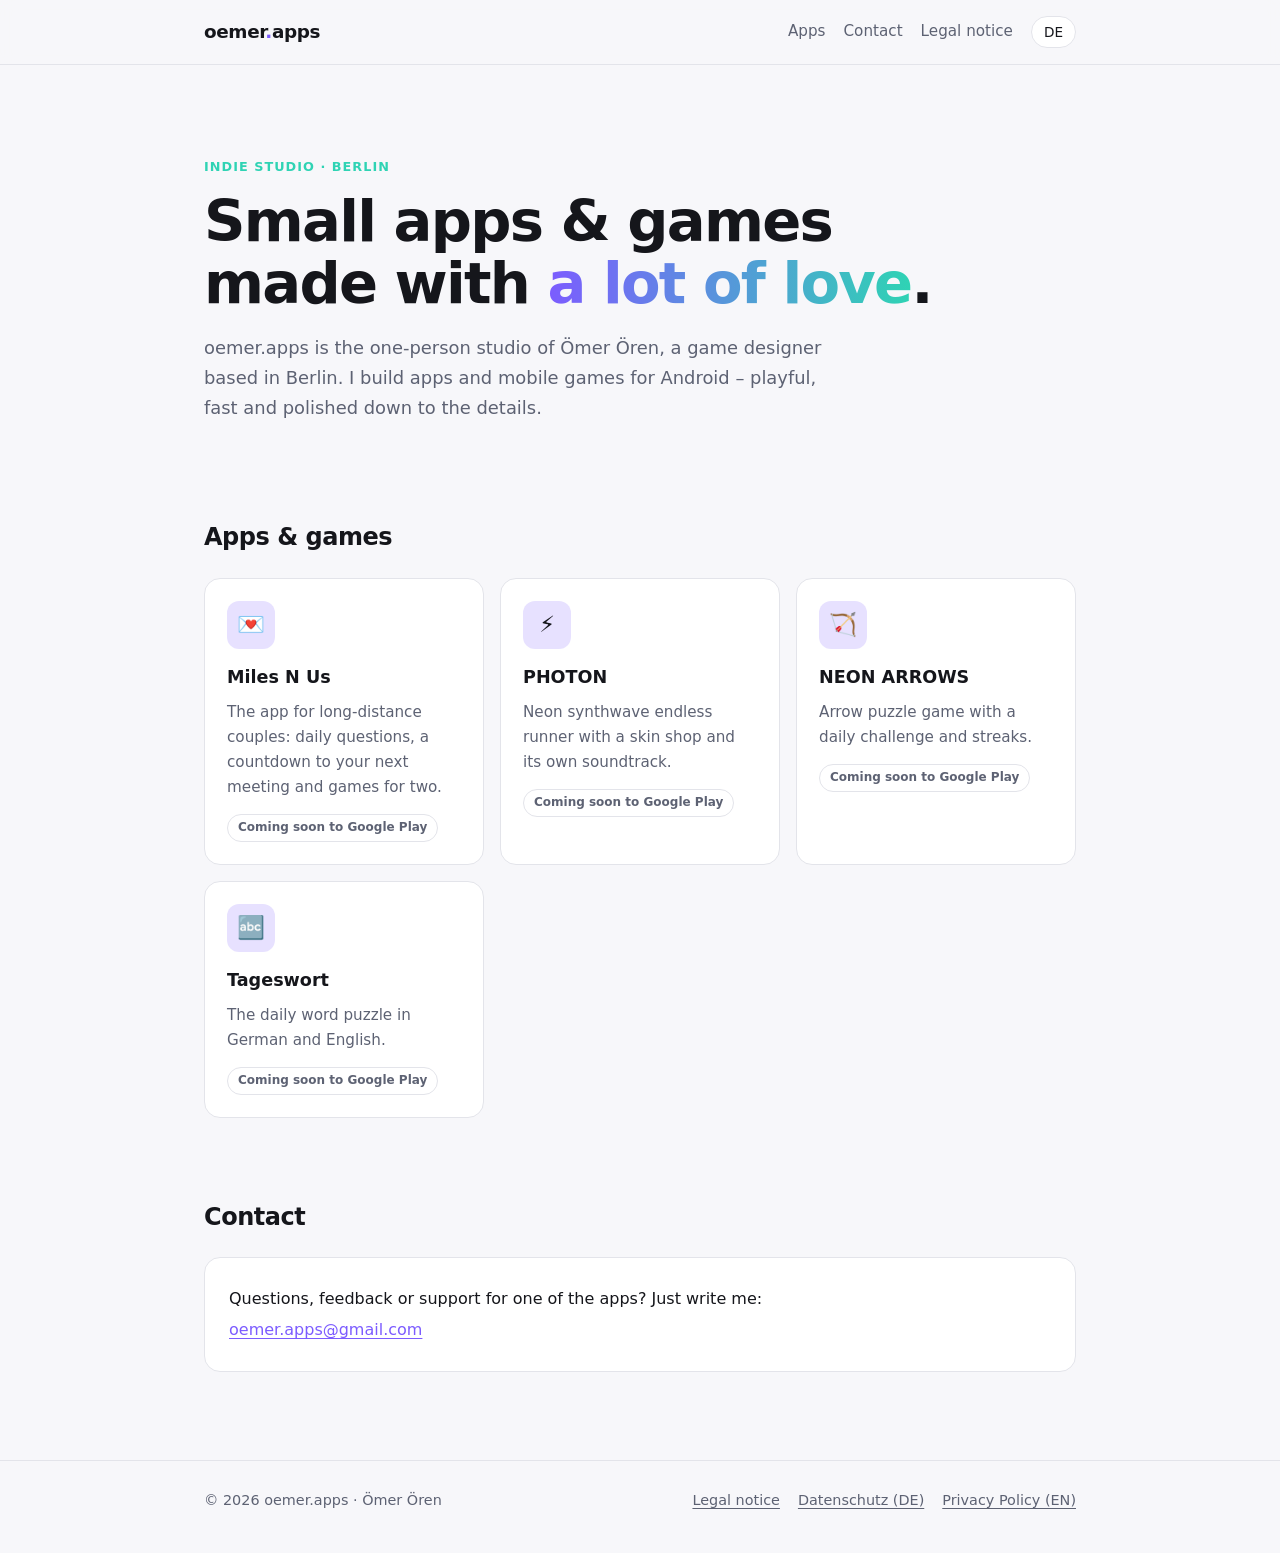
<file: index.html>
<!DOCTYPE html>
<html lang="de" data-lang="de">
<head>
  <meta charset="utf-8">
  <meta name="viewport" content="width=device-width, initial-scale=1">
  <title>oemer.apps – Apps &amp; Handyspiele aus Berlin</title>
  <meta name="description" content="oemer.apps entwickelt Apps und Handyspiele für Android. Inhaber: Ömer Ören, Berlin.">
  <!-- Google Search Console: Falls du die Meta-Tag-Methode nutzt, hier einfügen, z. B.:
  <meta name="google-site-verification" content="DEIN-CODE"> -->
  <link rel="stylesheet" href="style.css">
</head>
<body>
  <header class="site">
    <div class="wrap">
      <a class="logo" href="./">oemer<span>.</span>apps</a>
      <nav class="main">
        <a href="#apps"><span class="de">Apps</span><span class="en">Apps</span></a>
        <a href="#kontakt"><span class="de">Kontakt</span><span class="en">Contact</span></a>
        <a href="impressum.html"><span class="de">Impressum</span><span class="en">Legal notice</span></a>
        <button class="lang" id="langBtn" type="button" aria-label="Sprache wechseln / Switch language">EN</button>
      </nav>
    </div>
  </header>

  <main>
    <div class="wrap">
      <section class="hero">
        <div class="tag">Indie Studio · Berlin</div>
        <h1 class="de">Kleine Apps &amp; Spiele<br>mit <em>großer Liebe</em> gemacht.</h1>
        <h1 class="en">Small apps &amp; games<br>made with <em>a lot of love</em>.</h1>
        <p class="de">oemer.apps ist das Ein-Personen-Studio von Ömer Ören, Game Designer aus Berlin. Ich entwickle Apps und Handyspiele für Android – verspielt, schnell und liebevoll im Detail.</p>
        <p class="en">oemer.apps is the one-person studio of Ömer Ören, a game designer based in Berlin. I build apps and mobile games for Android – playful, fast and polished down to the details.</p>
      </section>

      <section id="apps">
        <h2 class="de">Apps &amp; Spiele</h2>
        <h2 class="en">Apps &amp; games</h2>
        <div class="grid">
          <article class="card">
            <div class="icon" aria-hidden="true">💌</div>
            <h3>Miles N Us</h3>
            <p class="de">Die App für Paare in Fernbeziehungen: tägliche Fragen, Countdown zum nächsten Treffen und Spiele zu zweit.</p>
            <p class="en">The app for long-distance couples: daily questions, a countdown to your next meeting and games for two.</p>
            <span class="badge de">Bald bei Google Play</span><span class="badge en">Coming soon to Google Play</span>
          </article>
          <article class="card">
            <div class="icon" aria-hidden="true">⚡</div>
            <h3>PHOTON</h3>
            <p class="de">Neon-Synthwave-Endless-Runner mit Skin-Shop und eigenem Soundtrack.</p>
            <p class="en">Neon synthwave endless runner with a skin shop and its own soundtrack.</p>
            <span class="badge de">Bald bei Google Play</span><span class="badge en">Coming soon to Google Play</span>
          </article>
          <article class="card">
            <div class="icon" aria-hidden="true">🏹</div>
            <h3>NEON ARROWS</h3>
            <p class="de">Pfeil-Puzzle mit täglicher Challenge und Streaks.</p>
            <p class="en">Arrow puzzle game with a daily challenge and streaks.</p>
            <span class="badge de">Bald bei Google Play</span><span class="badge en">Coming soon to Google Play</span>
          </article>
          <article class="card">
            <div class="icon" aria-hidden="true">🔤</div>
            <h3>Tageswort</h3>
            <p class="de">Das tägliche Worträtsel auf Deutsch und Englisch.</p>
            <p class="en">The daily word puzzle in German and English.</p>
            <span class="badge de">Bald bei Google Play</span><span class="badge en">Coming soon to Google Play</span>
          </article>
        </div>
      </section>

      <section id="kontakt">
        <h2 class="de">Kontakt</h2>
        <h2 class="en">Contact</h2>
        <div class="contact-box">
          <p class="de">Fragen, Feedback oder Support zu einer App? Schreib mir gern:</p>
          <p class="en">Questions, feedback or support for one of the apps? Just write me:</p>
          <p><a href="mailto:oemer.apps@gmail.com">oemer.apps@gmail.com</a></p>
        </div>
      </section>
    </div>
  </main>

  <footer class="site">
    <div class="wrap">
      <span>© 2026 oemer.apps · Ömer Ören</span>
      <nav>
        <a href="impressum.html"><span class="de">Impressum</span><span class="en">Legal notice</span></a>
        <a href="datenschutz.html"><span class="de">Datenschutz</span><span class="en">Datenschutz (DE)</span></a>
        <a href="privacy.html">Privacy Policy (EN)</a>
      </nav>
    </div>
  </footer>

  <script>
    (function () {
      var root = document.documentElement, btn = document.getElementById('langBtn');
      function set(l) {
        root.setAttribute('data-lang', l); root.lang = l;
        btn.textContent = l === 'de' ? 'EN' : 'DE';
      }
      var start = (navigator.language || 'de').toLowerCase().indexOf('de') === 0 ? 'de' : 'en';
      try { var s = localStorage.getItem('lang'); if (s) start = s; } catch (e) {}
      set(start);
      btn.addEventListener('click', function () {
        var l = root.getAttribute('data-lang') === 'de' ? 'en' : 'de';
        set(l); try { localStorage.setItem('lang', l); } catch (e) {}
      });
    })();
  </script>
</body>
</html>
</file>
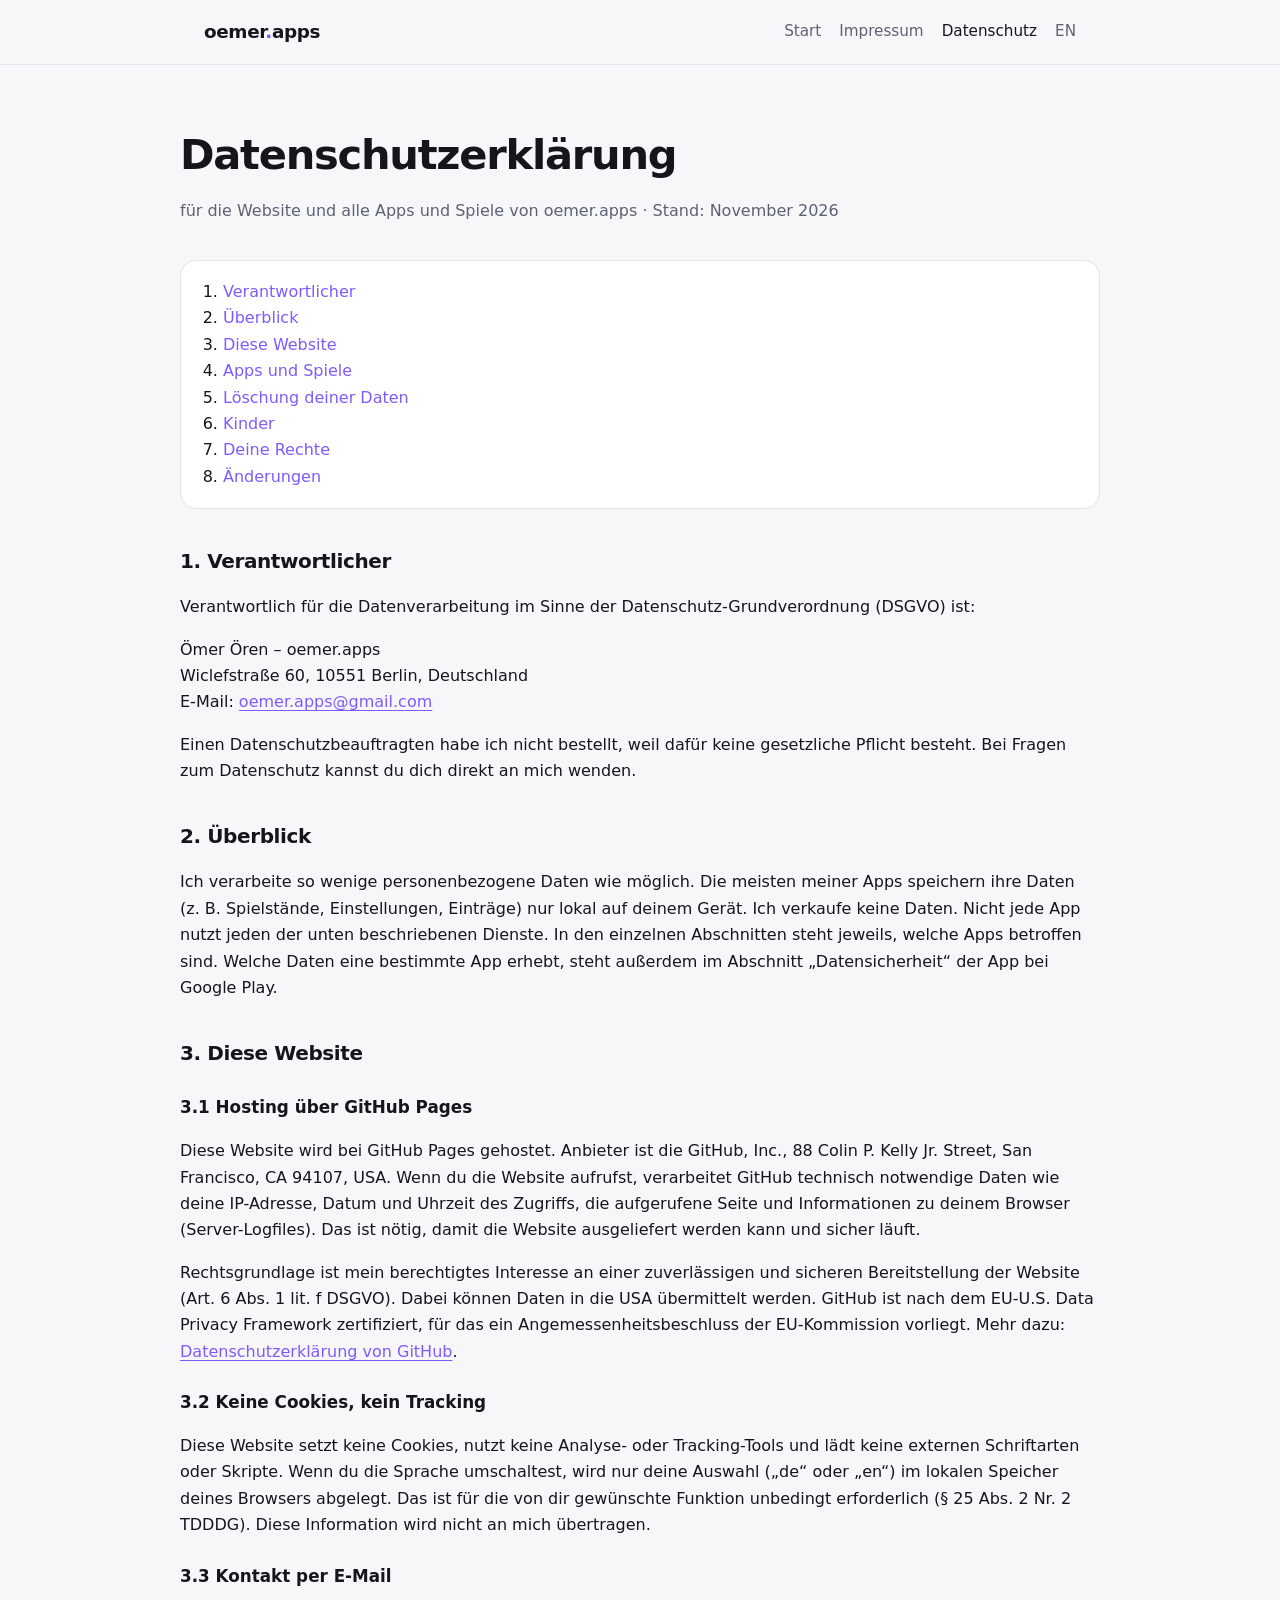
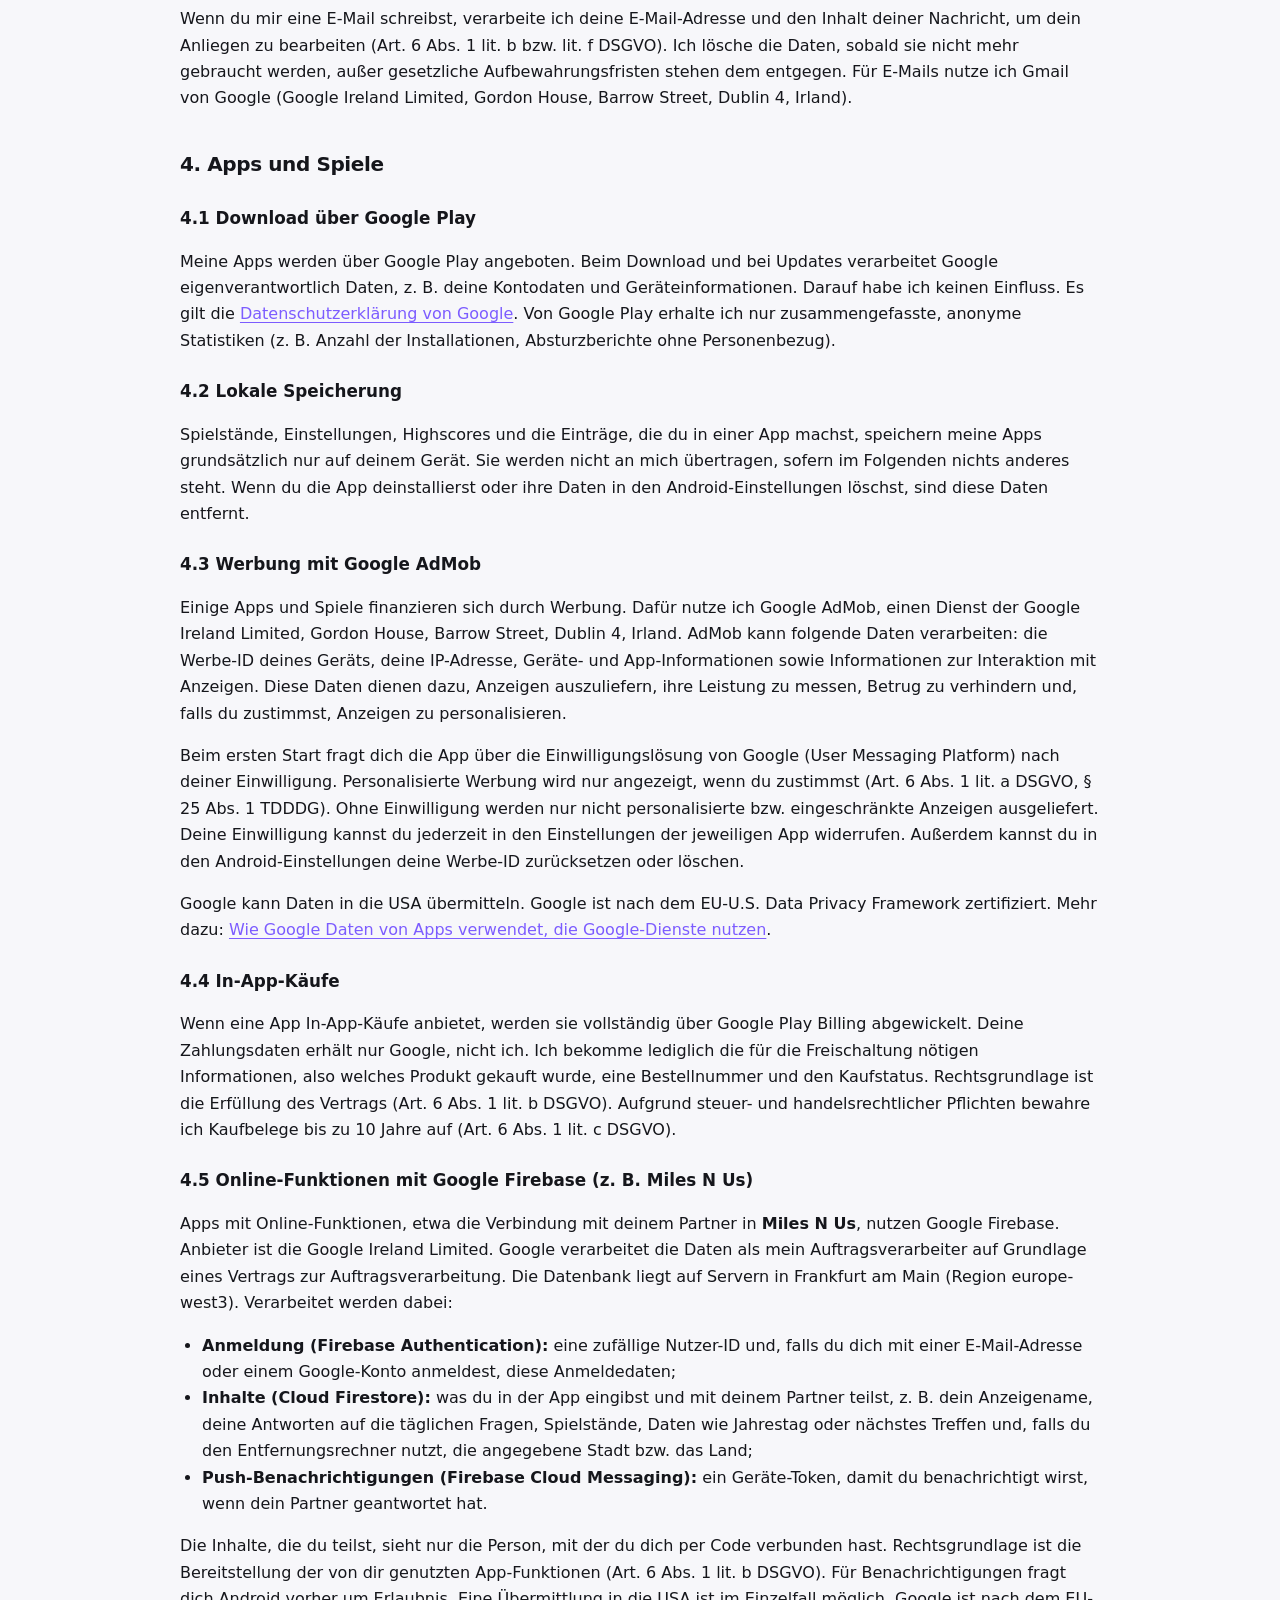
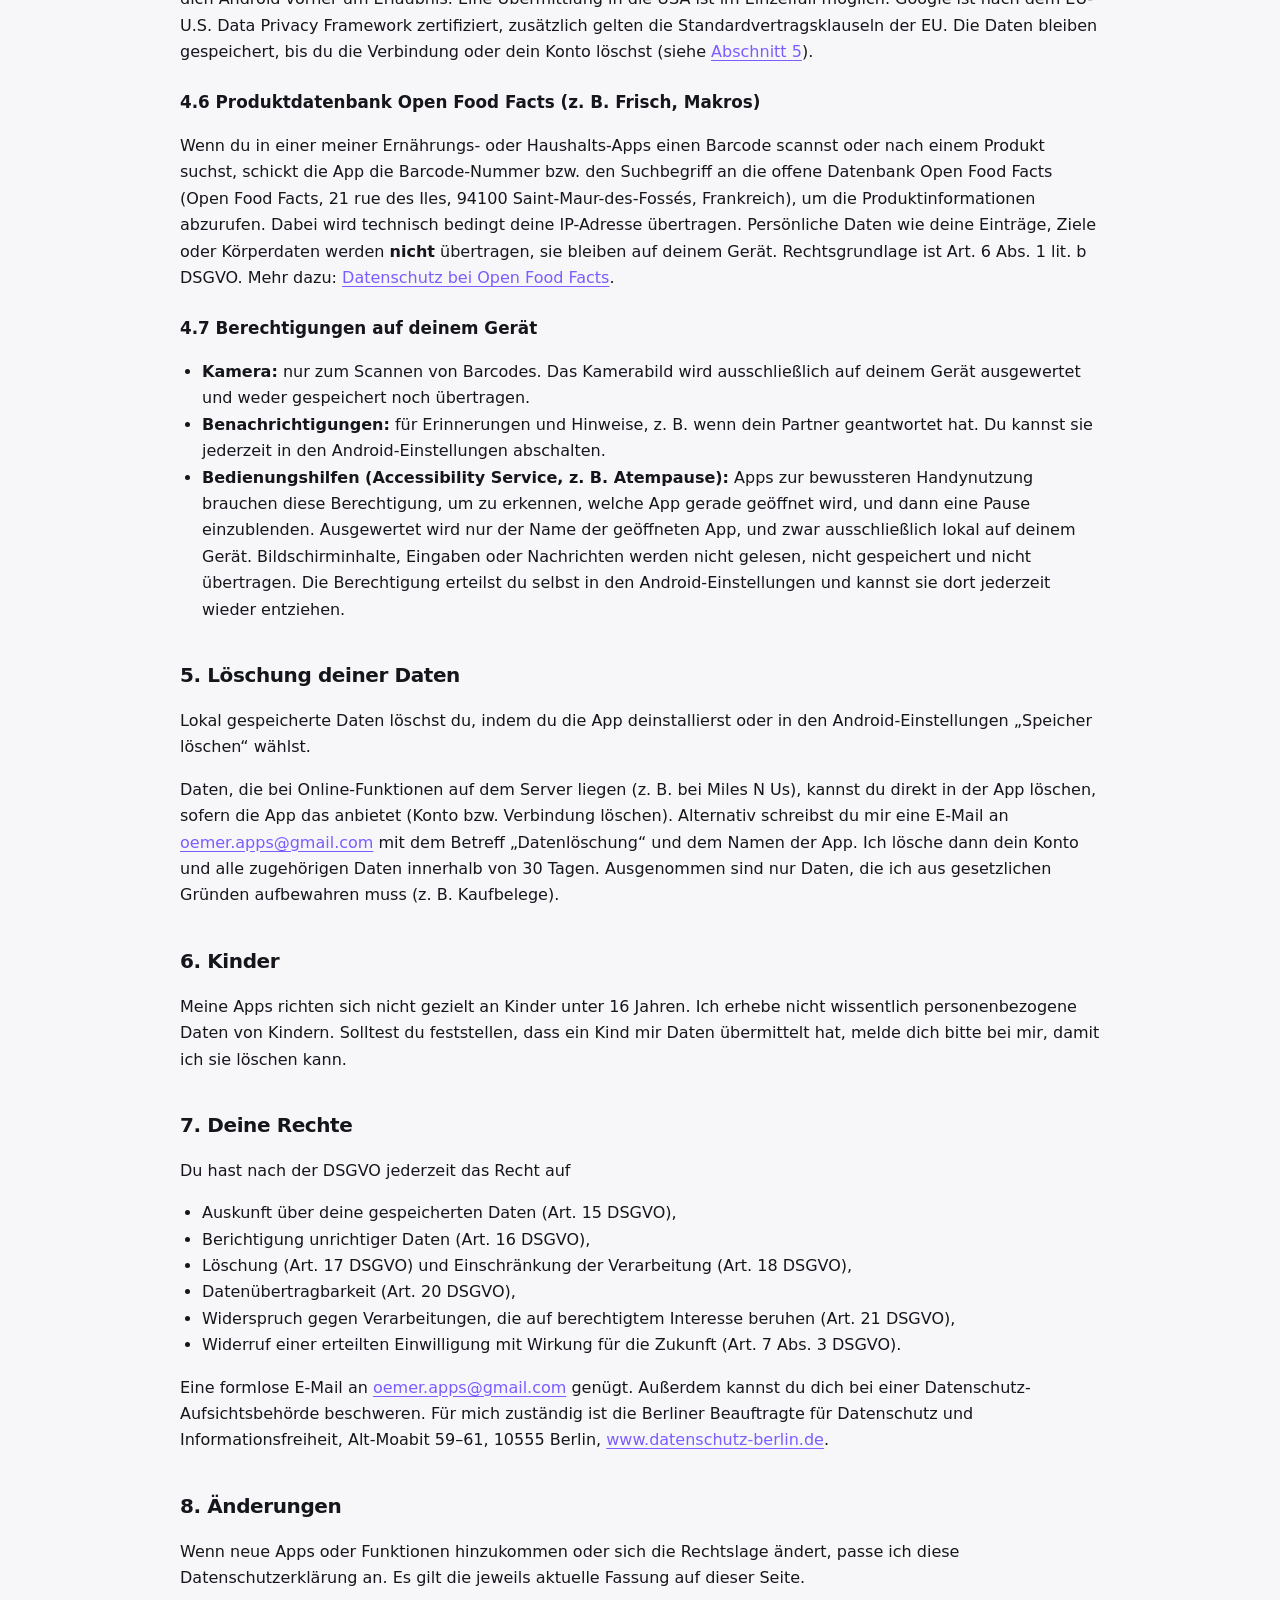
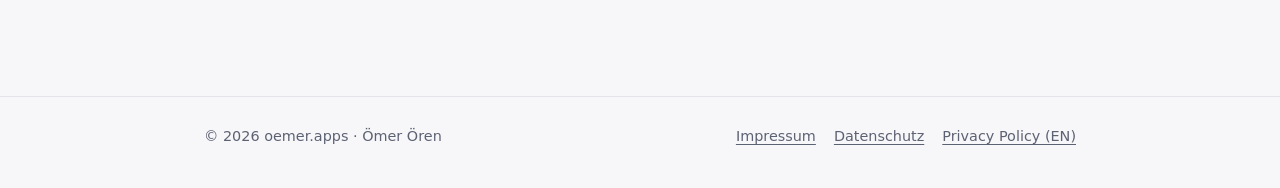
<file: datenschutz.html>
<!DOCTYPE html>
<html lang="de">
<head>
  <meta charset="utf-8">
  <meta name="viewport" content="width=device-width, initial-scale=1">
  <title>Datenschutzerklärung – oemer.apps</title>
  <link rel="stylesheet" href="style.css">
</head>
<body>
  <header class="site">
    <div class="wrap">
      <a class="logo" href="./">oemer<span>.</span>apps</a>
      <nav class="main">
        <a href="./">Start</a>
        <a href="impressum.html">Impressum</a>
        <a href="datenschutz.html" aria-current="page">Datenschutz</a>
        <a href="privacy.html" lang="en">EN</a>
      </nav>
    </div>
  </header>

  <main class="wrap legal">
    <h1>Datenschutzerklärung</h1>
    <p class="stand">für die Website und alle Apps und Spiele von oemer.apps · Stand: November 2026</p>

    <nav class="toc" aria-label="Inhalt">
      <ol>
        <li><a href="#verantwortlicher">Verantwortlicher</a></li>
        <li><a href="#ueberblick">Überblick</a></li>
        <li><a href="#website">Diese Website</a></li>
        <li><a href="#apps">Apps und Spiele</a></li>
        <li><a href="#loeschung">Löschung deiner Daten</a></li>
        <li><a href="#kinder">Kinder</a></li>
        <li><a href="#rechte">Deine Rechte</a></li>
        <li><a href="#aenderungen">Änderungen</a></li>
      </ol>
    </nav>

    <h2 id="verantwortlicher">1. Verantwortlicher</h2>
    <p>Verantwortlich für die Datenverarbeitung im Sinne der Datenschutz-Grundverordnung (DSGVO) ist:</p>
    <address>
      Ömer Ören – oemer.apps<br>
      Wiclefstraße 60, 10551 Berlin, Deutschland<br>
      E-Mail: <a href="mailto:oemer.apps@gmail.com">oemer.apps@gmail.com</a>
    </address>
    <p>Einen Datenschutzbeauftragten habe ich nicht bestellt, weil dafür keine gesetzliche Pflicht besteht. Bei Fragen zum Datenschutz kannst du dich direkt an mich wenden.</p>

    <h2 id="ueberblick">2. Überblick</h2>
    <p>Ich verarbeite so wenige personenbezogene Daten wie möglich. Die meisten meiner Apps speichern ihre Daten (z.&nbsp;B. Spielstände, Einstellungen, Einträge) nur lokal auf deinem Gerät. Ich verkaufe keine Daten. Nicht jede App nutzt jeden der unten beschriebenen Dienste. In den einzelnen Abschnitten steht jeweils, welche Apps betroffen sind. Welche Daten eine bestimmte App erhebt, steht außerdem im Abschnitt „Datensicherheit“ der App bei Google Play.</p>

    <h2 id="website">3. Diese Website</h2>

    <h3>3.1 Hosting über GitHub Pages</h3>
    <p>Diese Website wird bei GitHub Pages gehostet. Anbieter ist die GitHub, Inc., 88 Colin P. Kelly Jr. Street, San Francisco, CA 94107, USA. Wenn du die Website aufrufst, verarbeitet GitHub technisch notwendige Daten wie deine IP-Adresse, Datum und Uhrzeit des Zugriffs, die aufgerufene Seite und Informationen zu deinem Browser (Server-Logfiles). Das ist nötig, damit die Website ausgeliefert werden kann und sicher läuft.</p>
    <p>Rechtsgrundlage ist mein berechtigtes Interesse an einer zuverlässigen und sicheren Bereitstellung der Website (Art. 6 Abs. 1 lit. f DSGVO). Dabei können Daten in die USA übermittelt werden. GitHub ist nach dem EU-U.S. Data Privacy Framework zertifiziert, für das ein Angemessenheitsbeschluss der EU-Kommission vorliegt. Mehr dazu: <a href="https://docs.github.com/de/site-policy/privacy-policies/github-general-privacy-statement" rel="noopener">Datenschutzerklärung von GitHub</a>.</p>

    <h3>3.2 Keine Cookies, kein Tracking</h3>
    <p>Diese Website setzt keine Cookies, nutzt keine Analyse- oder Tracking-Tools und lädt keine externen Schriftarten oder Skripte. Wenn du die Sprache umschaltest, wird nur deine Auswahl („de“ oder „en“) im lokalen Speicher deines Browsers abgelegt. Das ist für die von dir gewünschte Funktion unbedingt erforderlich (§ 25 Abs. 2 Nr. 2 TDDDG). Diese Information wird nicht an mich übertragen.</p>

    <h3>3.3 Kontakt per E-Mail</h3>
    <p>Wenn du mir eine E-Mail schreibst, verarbeite ich deine E-Mail-Adresse und den Inhalt deiner Nachricht, um dein Anliegen zu bearbeiten (Art. 6 Abs. 1 lit. b bzw. lit. f DSGVO). Ich lösche die Daten, sobald sie nicht mehr gebraucht werden, außer gesetzliche Aufbewahrungsfristen stehen dem entgegen. Für E-Mails nutze ich Gmail von Google (Google Ireland Limited, Gordon House, Barrow Street, Dublin 4, Irland).</p>

    <h2 id="apps">4. Apps und Spiele</h2>

    <h3>4.1 Download über Google Play</h3>
    <p>Meine Apps werden über Google Play angeboten. Beim Download und bei Updates verarbeitet Google eigenverantwortlich Daten, z.&nbsp;B. deine Kontodaten und Geräteinformationen. Darauf habe ich keinen Einfluss. Es gilt die <a href="https://policies.google.com/privacy?hl=de" rel="noopener">Datenschutzerklärung von Google</a>. Von Google Play erhalte ich nur zusammengefasste, anonyme Statistiken (z.&nbsp;B. Anzahl der Installationen, Absturzberichte ohne Personenbezug).</p>

    <h3>4.2 Lokale Speicherung</h3>
    <p>Spielstände, Einstellungen, Highscores und die Einträge, die du in einer App machst, speichern meine Apps grundsätzlich nur auf deinem Gerät. Sie werden nicht an mich übertragen, sofern im Folgenden nichts anderes steht. Wenn du die App deinstallierst oder ihre Daten in den Android-Einstellungen löschst, sind diese Daten entfernt.</p>

    <h3>4.3 Werbung mit Google AdMob</h3>
    <p>Einige Apps und Spiele finanzieren sich durch Werbung. Dafür nutze ich Google AdMob, einen Dienst der Google Ireland Limited, Gordon House, Barrow Street, Dublin 4, Irland. AdMob kann folgende Daten verarbeiten: die Werbe-ID deines Geräts, deine IP-Adresse, Geräte- und App-Informationen sowie Informationen zur Interaktion mit Anzeigen. Diese Daten dienen dazu, Anzeigen auszuliefern, ihre Leistung zu messen, Betrug zu verhindern und, falls du zustimmst, Anzeigen zu personalisieren.</p>
    <p>Beim ersten Start fragt dich die App über die Einwilligungslösung von Google (User Messaging Platform) nach deiner Einwilligung. Personalisierte Werbung wird nur angezeigt, wenn du zustimmst (Art. 6 Abs. 1 lit. a DSGVO, § 25 Abs. 1 TDDDG). Ohne Einwilligung werden nur nicht personalisierte bzw. eingeschränkte Anzeigen ausgeliefert. Deine Einwilligung kannst du jederzeit in den Einstellungen der jeweiligen App widerrufen. Außerdem kannst du in den Android-Einstellungen deine Werbe-ID zurücksetzen oder löschen.</p>
    <p>Google kann Daten in die USA übermitteln. Google ist nach dem EU-U.S. Data Privacy Framework zertifiziert. Mehr dazu: <a href="https://policies.google.com/technologies/partner-sites?hl=de" rel="noopener">Wie Google Daten von Apps verwendet, die Google-Dienste nutzen</a>.</p>

    <h3>4.4 In-App-Käufe</h3>
    <p>Wenn eine App In-App-Käufe anbietet, werden sie vollständig über Google Play Billing abgewickelt. Deine Zahlungsdaten erhält nur Google, nicht ich. Ich bekomme lediglich die für die Freischaltung nötigen Informationen, also welches Produkt gekauft wurde, eine Bestellnummer und den Kaufstatus. Rechtsgrundlage ist die Erfüllung des Vertrags (Art. 6 Abs. 1 lit. b DSGVO). Aufgrund steuer- und handelsrechtlicher Pflichten bewahre ich Kaufbelege bis zu 10 Jahre auf (Art. 6 Abs. 1 lit. c DSGVO).</p>

    <h3>4.5 Online-Funktionen mit Google Firebase (z.&nbsp;B. Miles N Us)</h3>
    <p>Apps mit Online-Funktionen, etwa die Verbindung mit deinem Partner in <strong>Miles N Us</strong>, nutzen Google Firebase. Anbieter ist die Google Ireland Limited. Google verarbeitet die Daten als mein Auftragsverarbeiter auf Grundlage eines Vertrags zur Auftragsverarbeitung. Die Datenbank liegt auf Servern in Frankfurt am Main (Region europe-west3). Verarbeitet werden dabei:</p>
    <ul>
      <li><strong>Anmeldung (Firebase Authentication):</strong> eine zufällige Nutzer-ID und, falls du dich mit einer E-Mail-Adresse oder einem Google-Konto anmeldest, diese Anmeldedaten;</li>
      <li><strong>Inhalte (Cloud Firestore):</strong> was du in der App eingibst und mit deinem Partner teilst, z.&nbsp;B. dein Anzeigename, deine Antworten auf die täglichen Fragen, Spielstände, Daten wie Jahrestag oder nächstes Treffen und, falls du den Entfernungsrechner nutzt, die angegebene Stadt bzw. das Land;</li>
      <li><strong>Push-Benachrichtigungen (Firebase Cloud Messaging):</strong> ein Geräte-Token, damit du benachrichtigt wirst, wenn dein Partner geantwortet hat.</li>
    </ul>
    <p>Die Inhalte, die du teilst, sieht nur die Person, mit der du dich per Code verbunden hast. Rechtsgrundlage ist die Bereitstellung der von dir genutzten App-Funktionen (Art. 6 Abs. 1 lit. b DSGVO). Für Benachrichtigungen fragt dich Android vorher um Erlaubnis. Eine Übermittlung in die USA ist im Einzelfall möglich. Google ist nach dem EU-U.S. Data Privacy Framework zertifiziert, zusätzlich gelten die Standardvertragsklauseln der EU. Die Daten bleiben gespeichert, bis du die Verbindung oder dein Konto löschst (siehe <a href="#loeschung">Abschnitt 5</a>).</p>

    <h3>4.6 Produktdatenbank Open Food Facts (z.&nbsp;B. Frisch, Makros)</h3>
    <p>Wenn du in einer meiner Ernährungs- oder Haushalts-Apps einen Barcode scannst oder nach einem Produkt suchst, schickt die App die Barcode-Nummer bzw. den Suchbegriff an die offene Datenbank Open Food Facts (Open Food Facts, 21 rue des Iles, 94100 Saint-Maur-des-Fossés, Frankreich), um die Produktinformationen abzurufen. Dabei wird technisch bedingt deine IP-Adresse übertragen. Persönliche Daten wie deine Einträge, Ziele oder Körperdaten werden <strong>nicht</strong> übertragen, sie bleiben auf deinem Gerät. Rechtsgrundlage ist Art. 6 Abs. 1 lit. b DSGVO. Mehr dazu: <a href="https://world.openfoodfacts.org/privacy" rel="noopener">Datenschutz bei Open Food Facts</a>.</p>

    <h3>4.7 Berechtigungen auf deinem Gerät</h3>
    <ul>
      <li><strong>Kamera:</strong> nur zum Scannen von Barcodes. Das Kamerabild wird ausschließlich auf deinem Gerät ausgewertet und weder gespeichert noch übertragen.</li>
      <li><strong>Benachrichtigungen:</strong> für Erinnerungen und Hinweise, z.&nbsp;B. wenn dein Partner geantwortet hat. Du kannst sie jederzeit in den Android-Einstellungen abschalten.</li>
      <li><strong>Bedienungshilfen (Accessibility Service, z.&nbsp;B. Atempause):</strong> Apps zur bewussteren Handynutzung brauchen diese Berechtigung, um zu erkennen, welche App gerade geöffnet wird, und dann eine Pause einzublenden. Ausgewertet wird nur der Name der geöffneten App, und zwar ausschließlich lokal auf deinem Gerät. Bildschirminhalte, Eingaben oder Nachrichten werden nicht gelesen, nicht gespeichert und nicht übertragen. Die Berechtigung erteilst du selbst in den Android-Einstellungen und kannst sie dort jederzeit wieder entziehen.</li>
    </ul>

    <h2 id="loeschung">5. Löschung deiner Daten</h2>
    <p>Lokal gespeicherte Daten löschst du, indem du die App deinstallierst oder in den Android-Einstellungen „Speicher löschen“ wählst.</p>
    <p>Daten, die bei Online-Funktionen auf dem Server liegen (z.&nbsp;B. bei Miles N Us), kannst du direkt in der App löschen, sofern die App das anbietet (Konto bzw. Verbindung löschen). Alternativ schreibst du mir eine E-Mail an <a href="mailto:oemer.apps@gmail.com?subject=Datenl%C3%B6schung">oemer.apps@gmail.com</a> mit dem Betreff „Datenlöschung“ und dem Namen der App. Ich lösche dann dein Konto und alle zugehörigen Daten innerhalb von 30 Tagen. Ausgenommen sind nur Daten, die ich aus gesetzlichen Gründen aufbewahren muss (z.&nbsp;B. Kaufbelege).</p>

    <h2 id="kinder">6. Kinder</h2>
    <p>Meine Apps richten sich nicht gezielt an Kinder unter 16 Jahren. Ich erhebe nicht wissentlich personenbezogene Daten von Kindern. Solltest du feststellen, dass ein Kind mir Daten übermittelt hat, melde dich bitte bei mir, damit ich sie löschen kann.</p>

    <h2 id="rechte">7. Deine Rechte</h2>
    <p>Du hast nach der DSGVO jederzeit das Recht auf</p>
    <ul>
      <li>Auskunft über deine gespeicherten Daten (Art. 15 DSGVO),</li>
      <li>Berichtigung unrichtiger Daten (Art. 16 DSGVO),</li>
      <li>Löschung (Art. 17 DSGVO) und Einschränkung der Verarbeitung (Art. 18 DSGVO),</li>
      <li>Datenübertragbarkeit (Art. 20 DSGVO),</li>
      <li>Widerspruch gegen Verarbeitungen, die auf berechtigtem Interesse beruhen (Art. 21 DSGVO),</li>
      <li>Widerruf einer erteilten Einwilligung mit Wirkung für die Zukunft (Art. 7 Abs. 3 DSGVO).</li>
    </ul>
    <p>Eine formlose E-Mail an <a href="mailto:oemer.apps@gmail.com">oemer.apps@gmail.com</a> genügt. Außerdem kannst du dich bei einer Datenschutz-Aufsichtsbehörde beschweren. Für mich zuständig ist die Berliner Beauftragte für Datenschutz und Informationsfreiheit, Alt-Moabit 59–61, 10555 Berlin, <a href="https://www.datenschutz-berlin.de" rel="noopener">www.datenschutz-berlin.de</a>.</p>

    <h2 id="aenderungen">8. Änderungen</h2>
    <p>Wenn neue Apps oder Funktionen hinzukommen oder sich die Rechtslage ändert, passe ich diese Datenschutzerklärung an. Es gilt die jeweils aktuelle Fassung auf dieser Seite.</p>
  </main>

  <footer class="site">
    <div class="wrap">
      <span>© 2026 oemer.apps · Ömer Ören</span>
      <nav>
        <a href="impressum.html">Impressum</a>
        <a href="datenschutz.html">Datenschutz</a>
        <a href="privacy.html">Privacy Policy (EN)</a>
      </nav>
    </div>
  </footer>
</body>
</html>
</file>
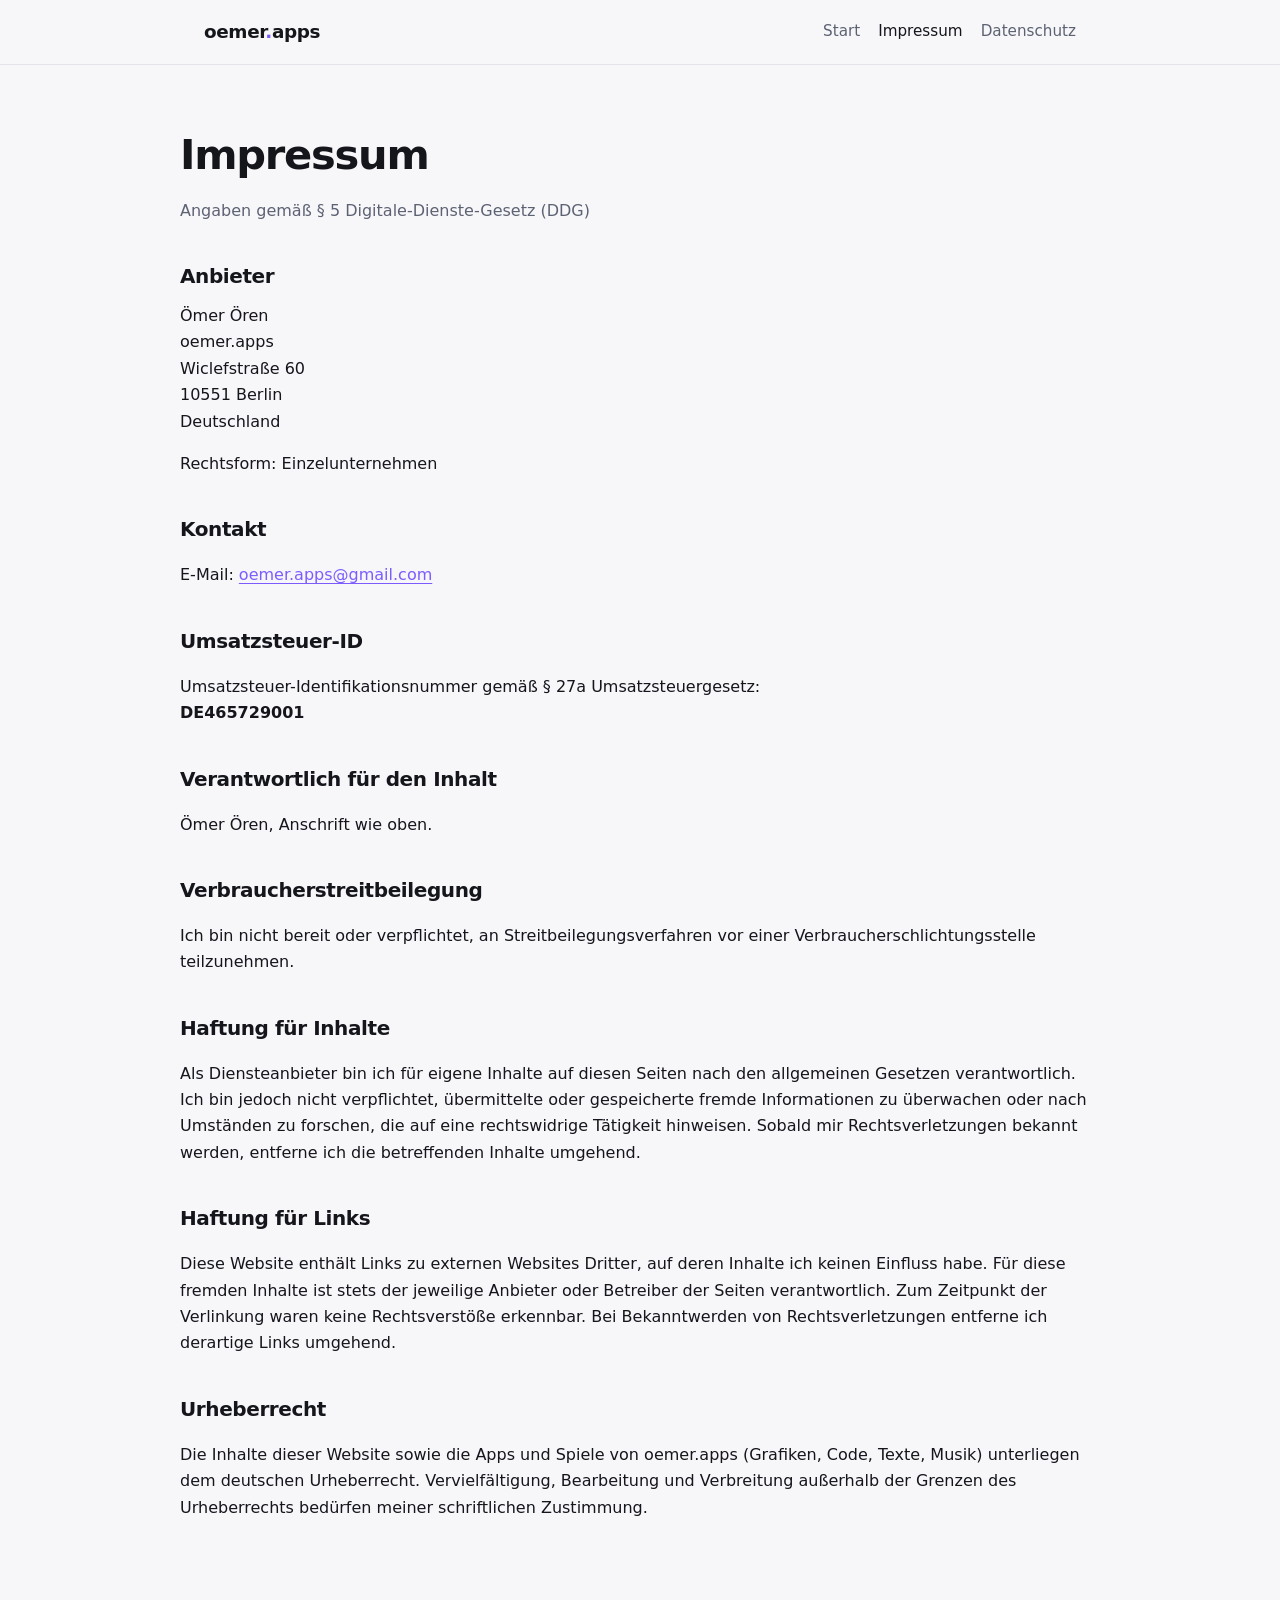
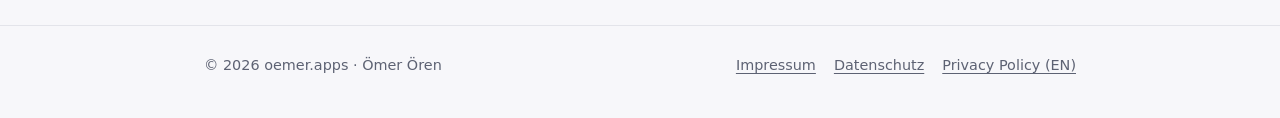
<file: impressum.html>
<!DOCTYPE html>
<html lang="de">
<head>
  <meta charset="utf-8">
  <meta name="viewport" content="width=device-width, initial-scale=1">
  <title>Impressum – oemer.apps</title>
  <link rel="stylesheet" href="style.css">
</head>
<body>
  <header class="site">
    <div class="wrap">
      <a class="logo" href="./">oemer<span>.</span>apps</a>
      <nav class="main">
        <a href="./">Start</a>
        <a href="impressum.html" aria-current="page">Impressum</a>
        <a href="datenschutz.html">Datenschutz</a>
      </nav>
    </div>
  </header>

  <main class="wrap legal">
    <h1>Impressum</h1>
    <p class="stand">Angaben gemäß § 5 Digitale-Dienste-Gesetz (DDG)</p>

    <h2>Anbieter</h2>
    <address>
      Ömer Ören<br>
      oemer.apps<br>
      Wiclefstraße 60<br>
      10551 Berlin<br>
      Deutschland
    </address>
    <p>Rechtsform: Einzelunternehmen</p>

    <h2>Kontakt</h2>
    <p>
      E-Mail: <a href="mailto:oemer.apps@gmail.com">oemer.apps@gmail.com</a>
    </p>

    <h2>Umsatzsteuer-ID</h2>
    <p>Umsatzsteuer-Identifikationsnummer gemäß § 27a Umsatzsteuergesetz:<br>
      <strong>DE465729001</strong></p>

    <h2>Verantwortlich für den Inhalt</h2>
    <p>Ömer Ören, Anschrift wie oben.</p>

    <h2>Verbraucherstreitbeilegung</h2>
    <p>Ich bin nicht bereit oder verpflichtet, an Streitbeilegungsverfahren vor einer Verbraucherschlichtungsstelle teilzunehmen.</p>

    <h2>Haftung für Inhalte</h2>
    <p>Als Diensteanbieter bin ich für eigene Inhalte auf diesen Seiten nach den allgemeinen Gesetzen verantwortlich. Ich bin jedoch nicht verpflichtet, übermittelte oder gespeicherte fremde Informationen zu überwachen oder nach Umständen zu forschen, die auf eine rechtswidrige Tätigkeit hinweisen. Sobald mir Rechtsverletzungen bekannt werden, entferne ich die betreffenden Inhalte umgehend.</p>

    <h2>Haftung für Links</h2>
    <p>Diese Website enthält Links zu externen Websites Dritter, auf deren Inhalte ich keinen Einfluss habe. Für diese fremden Inhalte ist stets der jeweilige Anbieter oder Betreiber der Seiten verantwortlich. Zum Zeitpunkt der Verlinkung waren keine Rechtsverstöße erkennbar. Bei Bekanntwerden von Rechtsverletzungen entferne ich derartige Links umgehend.</p>

    <h2>Urheberrecht</h2>
    <p>Die Inhalte dieser Website sowie die Apps und Spiele von oemer.apps (Grafiken, Code, Texte, Musik) unterliegen dem deutschen Urheberrecht. Vervielfältigung, Bearbeitung und Verbreitung außerhalb der Grenzen des Urheberrechts bedürfen meiner schriftlichen Zustimmung.</p>
  </main>

  <footer class="site">
    <div class="wrap">
      <span>© 2026 oemer.apps · Ömer Ören</span>
      <nav>
        <a href="impressum.html">Impressum</a>
        <a href="datenschutz.html">Datenschutz</a>
        <a href="privacy.html">Privacy Policy (EN)</a>
      </nav>
    </div>
  </footer>
</body>
</html>
</file>
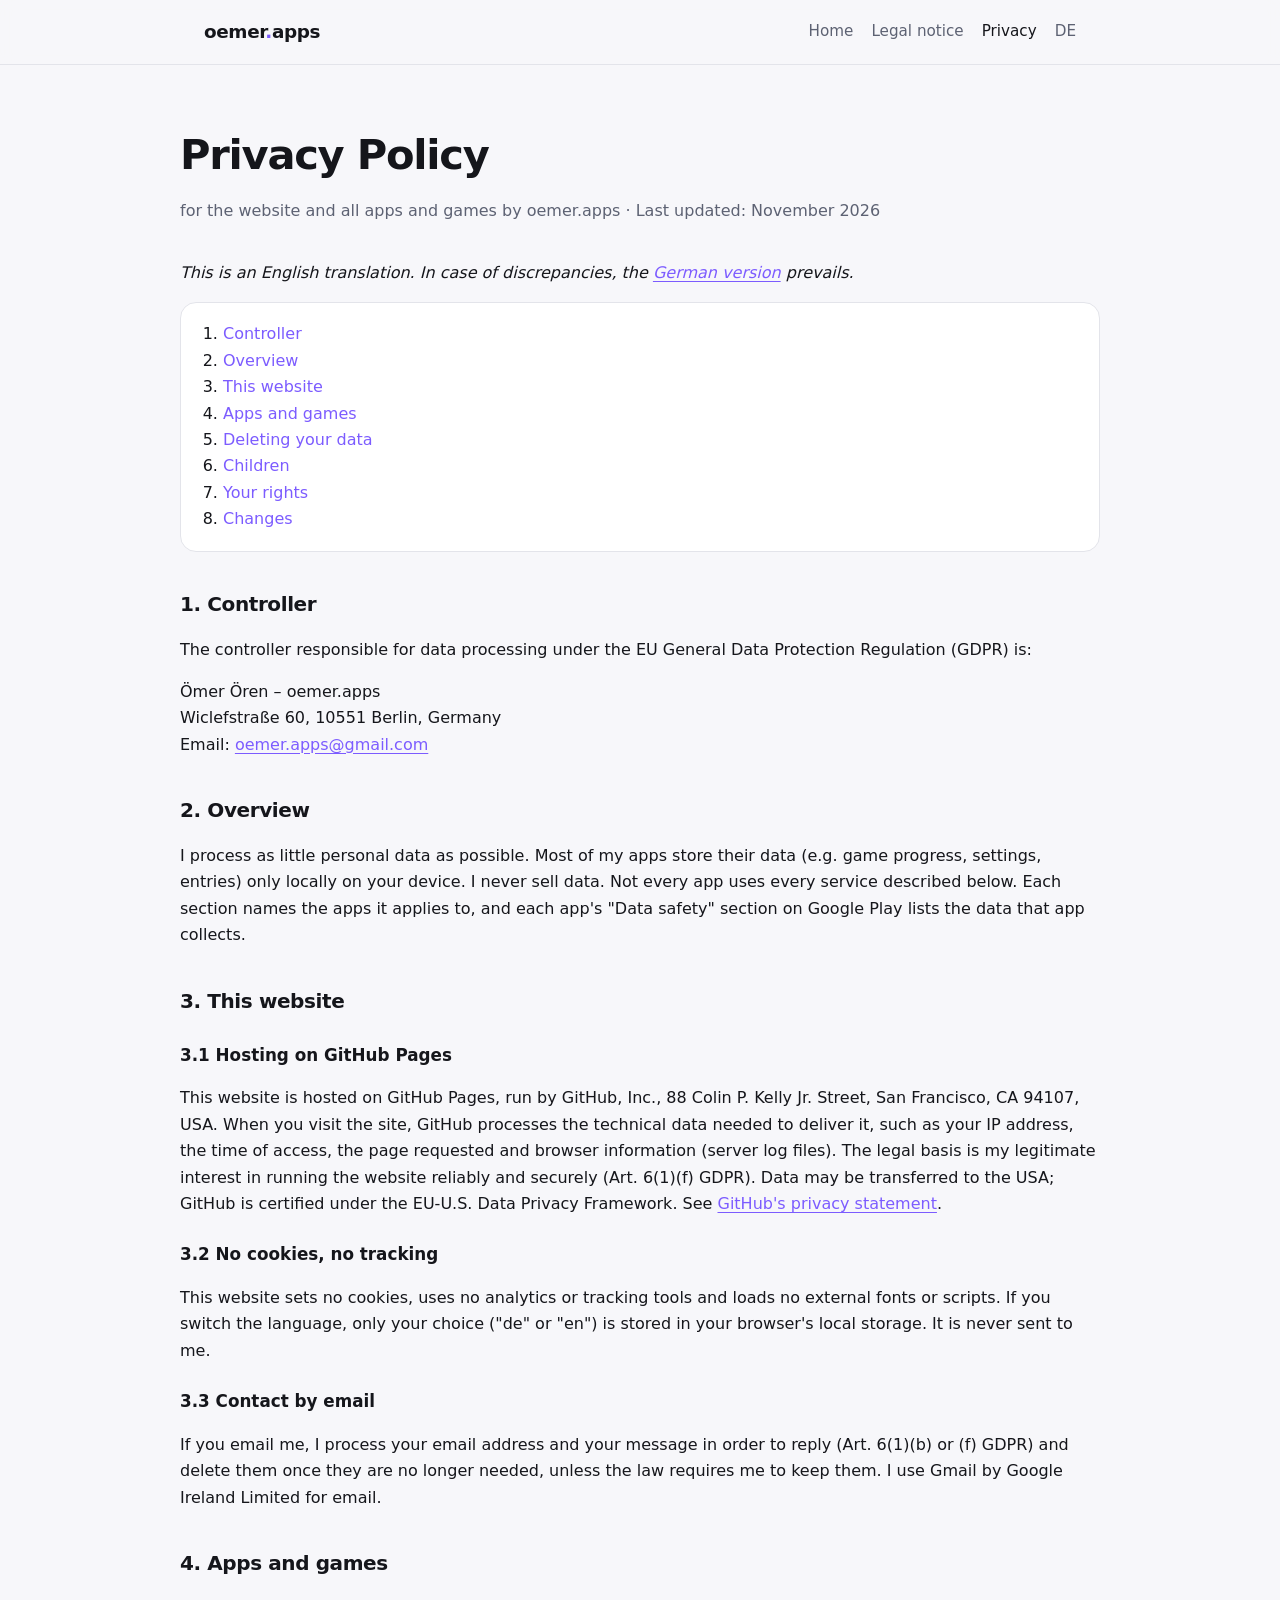
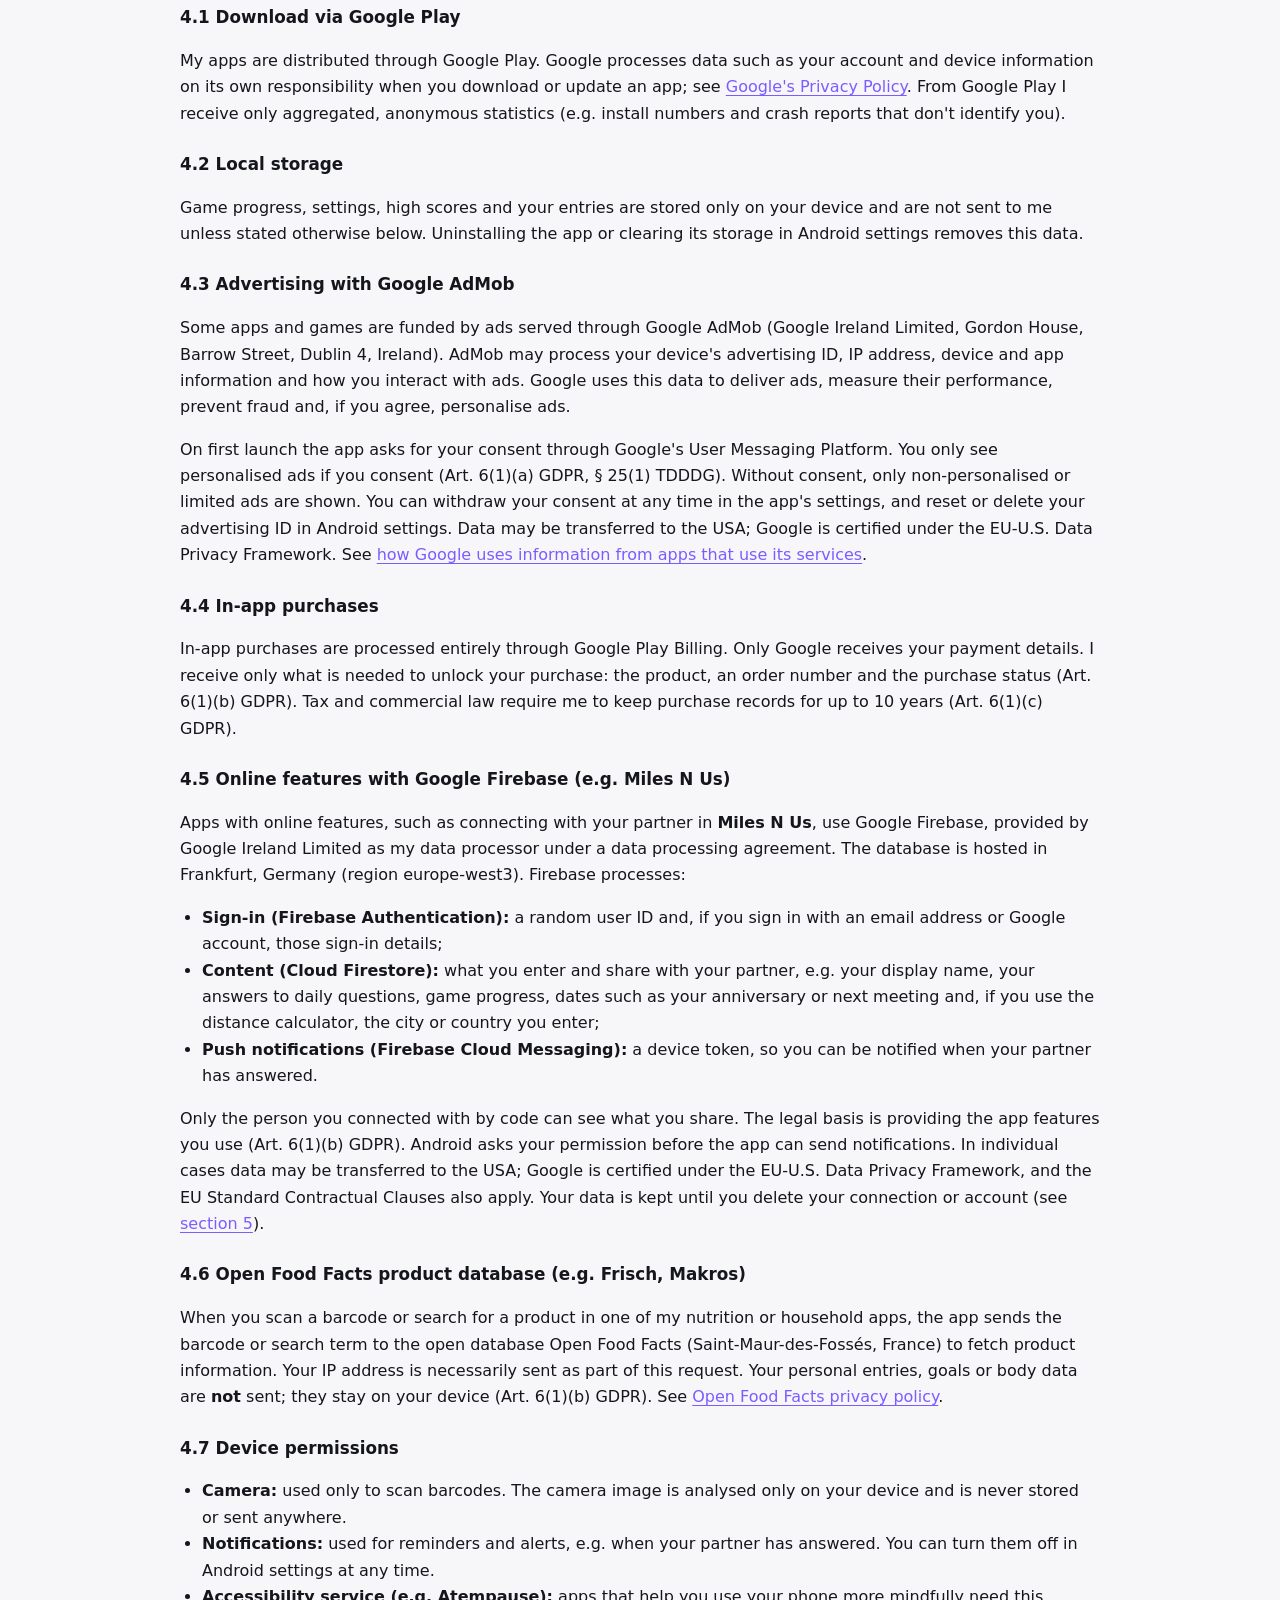
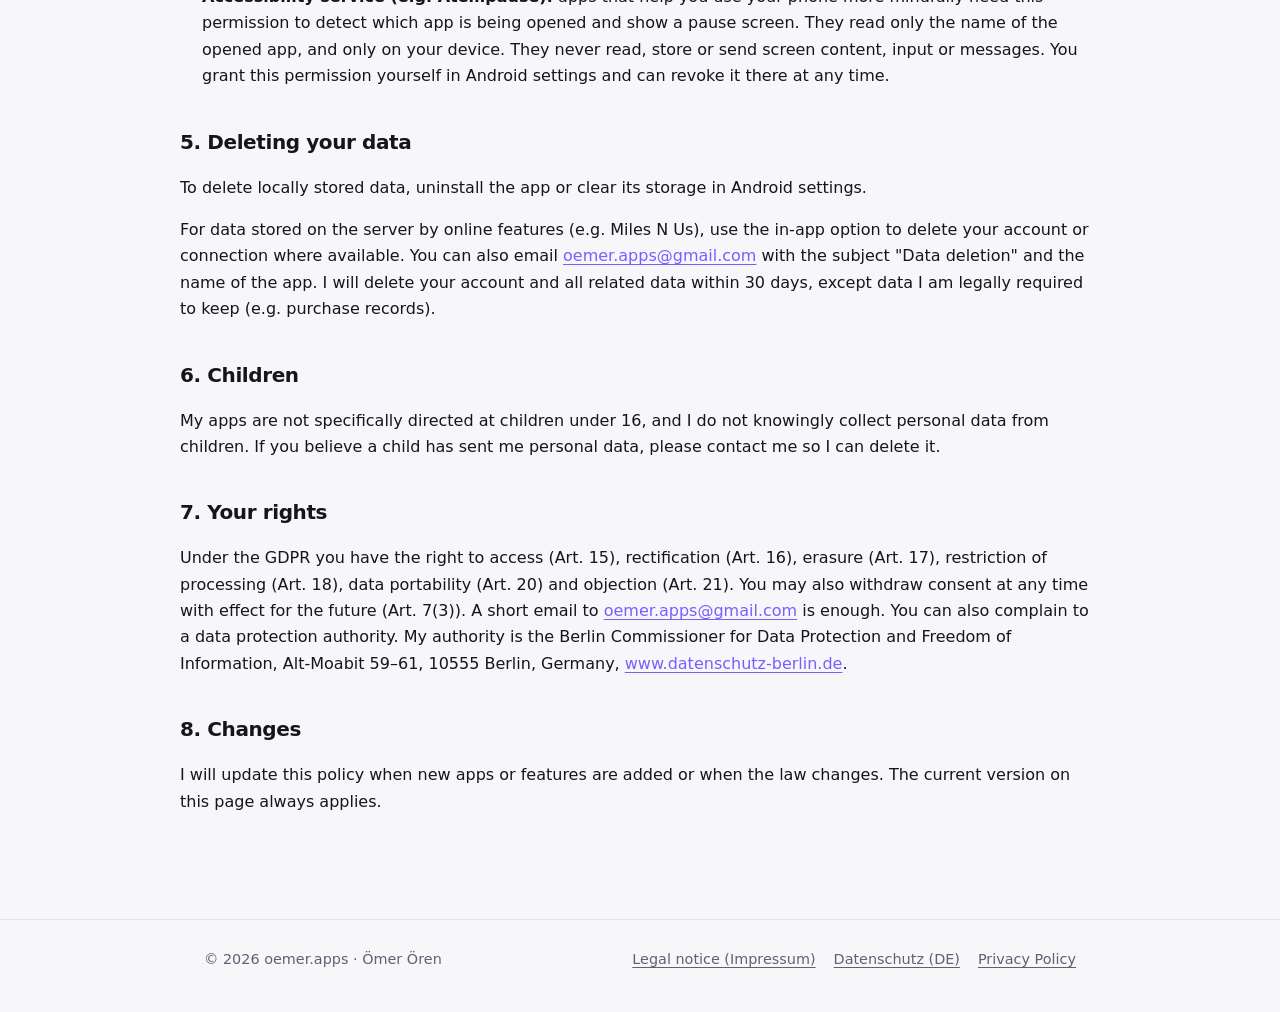
<file: privacy.html>
<!DOCTYPE html>
<html lang="en">
<head>
  <meta charset="utf-8">
  <meta name="viewport" content="width=device-width, initial-scale=1">
  <title>Privacy Policy – oemer.apps</title>
  <link rel="stylesheet" href="style.css">
</head>
<body>
  <header class="site">
    <div class="wrap">
      <a class="logo" href="./">oemer<span>.</span>apps</a>
      <nav class="main">
        <a href="./">Home</a>
        <a href="impressum.html">Legal notice</a>
        <a href="privacy.html" aria-current="page">Privacy</a>
        <a href="datenschutz.html" lang="de">DE</a>
      </nav>
    </div>
  </header>

  <main class="wrap legal">
    <h1>Privacy Policy</h1>
    <p class="stand">for the website and all apps and games by oemer.apps · Last updated: November 2026</p>
    <p><em>This is an English translation. In case of discrepancies, the <a href="datenschutz.html" lang="de">German version</a> prevails.</em></p>

    <nav class="toc" aria-label="Contents">
      <ol>
        <li><a href="#controller">Controller</a></li>
        <li><a href="#overview">Overview</a></li>
        <li><a href="#website">This website</a></li>
        <li><a href="#apps">Apps and games</a></li>
        <li><a href="#deletion">Deleting your data</a></li>
        <li><a href="#children">Children</a></li>
        <li><a href="#rights">Your rights</a></li>
        <li><a href="#changes">Changes</a></li>
      </ol>
    </nav>

    <h2 id="controller">1. Controller</h2>
    <p>The controller responsible for data processing under the EU General Data Protection Regulation (GDPR) is:</p>
    <address>
      Ömer Ören – oemer.apps<br>
      Wiclefstraße 60, 10551 Berlin, Germany<br>
      Email: <a href="mailto:oemer.apps@gmail.com">oemer.apps@gmail.com</a>
    </address>

    <h2 id="overview">2. Overview</h2>
    <p>I process as little personal data as possible. Most of my apps store their data (e.g. game progress, settings, entries) only locally on your device. I never sell data. Not every app uses every service described below. Each section names the apps it applies to, and each app's "Data safety" section on Google Play lists the data that app collects.</p>

    <h2 id="website">3. This website</h2>
    <h3>3.1 Hosting on GitHub Pages</h3>
    <p>This website is hosted on GitHub Pages, run by GitHub, Inc., 88 Colin P. Kelly Jr. Street, San Francisco, CA 94107, USA. When you visit the site, GitHub processes the technical data needed to deliver it, such as your IP address, the time of access, the page requested and browser information (server log files). The legal basis is my legitimate interest in running the website reliably and securely (Art. 6(1)(f) GDPR). Data may be transferred to the USA; GitHub is certified under the EU-U.S. Data Privacy Framework. See <a href="https://docs.github.com/en/site-policy/privacy-policies/github-general-privacy-statement" rel="noopener">GitHub's privacy statement</a>.</p>
    <h3>3.2 No cookies, no tracking</h3>
    <p>This website sets no cookies, uses no analytics or tracking tools and loads no external fonts or scripts. If you switch the language, only your choice ("de" or "en") is stored in your browser's local storage. It is never sent to me.</p>
    <h3>3.3 Contact by email</h3>
    <p>If you email me, I process your email address and your message in order to reply (Art. 6(1)(b) or (f) GDPR) and delete them once they are no longer needed, unless the law requires me to keep them. I use Gmail by Google Ireland Limited for email.</p>

    <h2 id="apps">4. Apps and games</h2>
    <h3>4.1 Download via Google Play</h3>
    <p>My apps are distributed through Google Play. Google processes data such as your account and device information on its own responsibility when you download or update an app; see <a href="https://policies.google.com/privacy" rel="noopener">Google's Privacy Policy</a>. From Google Play I receive only aggregated, anonymous statistics (e.g. install numbers and crash reports that don't identify you).</p>

    <h3>4.2 Local storage</h3>
    <p>Game progress, settings, high scores and your entries are stored only on your device and are not sent to me unless stated otherwise below. Uninstalling the app or clearing its storage in Android settings removes this data.</p>

    <h3>4.3 Advertising with Google AdMob</h3>
    <p>Some apps and games are funded by ads served through Google AdMob (Google Ireland Limited, Gordon House, Barrow Street, Dublin 4, Ireland). AdMob may process your device's advertising ID, IP address, device and app information and how you interact with ads. Google uses this data to deliver ads, measure their performance, prevent fraud and, if you agree, personalise ads.</p>
    <p>On first launch the app asks for your consent through Google's User Messaging Platform. You only see personalised ads if you consent (Art. 6(1)(a) GDPR, § 25(1) TDDDG). Without consent, only non-personalised or limited ads are shown. You can withdraw your consent at any time in the app's settings, and reset or delete your advertising ID in Android settings. Data may be transferred to the USA; Google is certified under the EU-U.S. Data Privacy Framework. See <a href="https://policies.google.com/technologies/partner-sites" rel="noopener">how Google uses information from apps that use its services</a>.</p>

    <h3>4.4 In-app purchases</h3>
    <p>In-app purchases are processed entirely through Google Play Billing. Only Google receives your payment details. I receive only what is needed to unlock your purchase: the product, an order number and the purchase status (Art. 6(1)(b) GDPR). Tax and commercial law require me to keep purchase records for up to 10 years (Art. 6(1)(c) GDPR).</p>

    <h3>4.5 Online features with Google Firebase (e.g. Miles N Us)</h3>
    <p>Apps with online features, such as connecting with your partner in <strong>Miles N Us</strong>, use Google Firebase, provided by Google Ireland Limited as my data processor under a data processing agreement. The database is hosted in Frankfurt, Germany (region europe-west3). Firebase processes:</p>
    <ul>
      <li><strong>Sign-in (Firebase Authentication):</strong> a random user ID and, if you sign in with an email address or Google account, those sign-in details;</li>
      <li><strong>Content (Cloud Firestore):</strong> what you enter and share with your partner, e.g. your display name, your answers to daily questions, game progress, dates such as your anniversary or next meeting and, if you use the distance calculator, the city or country you enter;</li>
      <li><strong>Push notifications (Firebase Cloud Messaging):</strong> a device token, so you can be notified when your partner has answered.</li>
    </ul>
    <p>Only the person you connected with by code can see what you share. The legal basis is providing the app features you use (Art. 6(1)(b) GDPR). Android asks your permission before the app can send notifications. In individual cases data may be transferred to the USA; Google is certified under the EU-U.S. Data Privacy Framework, and the EU Standard Contractual Clauses also apply. Your data is kept until you delete your connection or account (see <a href="#deletion">section 5</a>).</p>

    <h3>4.6 Open Food Facts product database (e.g. Frisch, Makros)</h3>
    <p>When you scan a barcode or search for a product in one of my nutrition or household apps, the app sends the barcode or search term to the open database Open Food Facts (Saint-Maur-des-Fossés, France) to fetch product information. Your IP address is necessarily sent as part of this request. Your personal entries, goals or body data are <strong>not</strong> sent; they stay on your device (Art. 6(1)(b) GDPR). See <a href="https://world.openfoodfacts.org/privacy" rel="noopener">Open Food Facts privacy policy</a>.</p>

    <h3>4.7 Device permissions</h3>
    <ul>
      <li><strong>Camera:</strong> used only to scan barcodes. The camera image is analysed only on your device and is never stored or sent anywhere.</li>
      <li><strong>Notifications:</strong> used for reminders and alerts, e.g. when your partner has answered. You can turn them off in Android settings at any time.</li>
      <li><strong>Accessibility service (e.g. Atempause):</strong> apps that help you use your phone more mindfully need this permission to detect which app is being opened and show a pause screen. They read only the name of the opened app, and only on your device. They never read, store or send screen content, input or messages. You grant this permission yourself in Android settings and can revoke it there at any time.</li>
    </ul>

    <h2 id="deletion">5. Deleting your data</h2>
    <p>To delete locally stored data, uninstall the app or clear its storage in Android settings.</p>
    <p>For data stored on the server by online features (e.g. Miles N Us), use the in-app option to delete your account or connection where available. You can also email <a href="mailto:oemer.apps@gmail.com?subject=Data%20deletion">oemer.apps@gmail.com</a> with the subject "Data deletion" and the name of the app. I will delete your account and all related data within 30 days, except data I am legally required to keep (e.g. purchase records).</p>

    <h2 id="children">6. Children</h2>
    <p>My apps are not specifically directed at children under 16, and I do not knowingly collect personal data from children. If you believe a child has sent me personal data, please contact me so I can delete it.</p>

    <h2 id="rights">7. Your rights</h2>
    <p>Under the GDPR you have the right to access (Art. 15), rectification (Art. 16), erasure (Art. 17), restriction of processing (Art. 18), data portability (Art. 20) and objection (Art. 21). You may also withdraw consent at any time with effect for the future (Art. 7(3)). A short email to <a href="mailto:oemer.apps@gmail.com">oemer.apps@gmail.com</a> is enough. You can also complain to a data protection authority. My authority is the Berlin Commissioner for Data Protection and Freedom of Information, Alt-Moabit 59–61, 10555 Berlin, Germany, <a href="https://www.datenschutz-berlin.de" rel="noopener">www.datenschutz-berlin.de</a>.</p>

    <h2 id="changes">8. Changes</h2>
    <p>I will update this policy when new apps or features are added or when the law changes. The current version on this page always applies.</p>
  </main>

  <footer class="site">
    <div class="wrap">
      <span>© 2026 oemer.apps · Ömer Ören</span>
      <nav>
        <a href="impressum.html">Legal notice (Impressum)</a>
        <a href="datenschutz.html">Datenschutz (DE)</a>
        <a href="privacy.html">Privacy Policy</a>
      </nav>
    </div>
  </footer>
</body>
</html>
</file>
<file: style.css>
/* oemer.apps – gemeinsames Styling. Keine externen Schriften/Skripte (datenschutzfreundlich). */
:root {
  --bg: #0e0f13;
  --surface: #171920;
  --line: #262a35;
  --text: #ecedf2;
  --muted: #9aa0b1;
  --accent: #7c5cff;
  --accent-2: #2fd3b4;
  --radius: 16px;
  --max: 920px;
  color-scheme: dark light;
}
@media (prefers-color-scheme: light) {
  :root {
    --bg: #f7f7fa;
    --surface: #ffffff;
    --line: #e3e4ea;
    --text: #15161b;
    --muted: #5d6273;
  }
}
* { box-sizing: border-box; }
html { -webkit-text-size-adjust: 100%; }
body {
  margin: 0;
  background: var(--bg);
  color: var(--text);
  font: 16px/1.65 system-ui, -apple-system, "Segoe UI", Roboto, "Helvetica Neue", Arial, sans-serif;
}
a { color: var(--accent); text-underline-offset: 3px; }
a:hover { color: var(--accent-2); }
.wrap { max-width: var(--max); margin: 0 auto; padding: 0 24px; }

/* Header */
header.site {
  border-bottom: 1px solid var(--line);
  position: sticky; top: 0; z-index: 10;
  background: color-mix(in srgb, var(--bg) 85%, transparent);
  backdrop-filter: blur(10px);
}
header.site .wrap { display: flex; align-items: center; justify-content: space-between; height: 64px; gap: 16px; }
.logo { font-weight: 800; font-size: 1.15rem; letter-spacing: -0.02em; color: var(--text); text-decoration: none; }
.logo span { color: var(--accent); }
nav.main { display: flex; gap: 18px; align-items: center; flex-wrap: wrap; }
nav.main a { color: var(--muted); text-decoration: none; font-size: 0.95rem; }
nav.main a:hover, nav.main a[aria-current="page"] { color: var(--text); }
.lang {
  border: 1px solid var(--line); background: var(--surface); color: var(--text);
  border-radius: 999px; padding: 4px 12px; font: inherit; font-size: 0.85rem; cursor: pointer;
}

/* Hero */
.hero { padding: 88px 0 56px; }
.hero .tag {
  display: inline-block; font-size: 0.8rem; font-weight: 600; letter-spacing: 0.08em; text-transform: uppercase;
  color: var(--accent-2); margin-bottom: 14px;
}
.hero h1 { font-size: clamp(2.2rem, 6vw, 3.6rem); line-height: 1.08; letter-spacing: -0.03em; margin: 0 0 18px; }
.hero h1 em {
  font-style: normal;
  background: linear-gradient(90deg, var(--accent), var(--accent-2));
  -webkit-background-clip: text; background-clip: text; color: transparent;
}
.hero p { color: var(--muted); font-size: 1.12rem; max-width: 620px; margin: 0; }

/* Sections */
section { padding: 40px 0; }
h2 { font-size: 1.5rem; letter-spacing: -0.02em; margin: 0 0 20px; }
.grid { display: grid; grid-template-columns: repeat(auto-fill, minmax(260px, 1fr)); gap: 16px; }
.card {
  background: var(--surface); border: 1px solid var(--line); border-radius: var(--radius);
  padding: 22px; display: flex; flex-direction: column; gap: 8px;
}
.card .icon {
  width: 48px; height: 48px; border-radius: 12px; display: grid; place-items: center;
  font-size: 1.4rem; background: color-mix(in srgb, var(--accent) 18%, transparent);
}
.card h3 { margin: 6px 0 0; font-size: 1.1rem; }
.card p { margin: 0; color: var(--muted); font-size: 0.95rem; }
.badge {
  align-self: flex-start; margin-top: 6px; font-size: 0.75rem; font-weight: 600;
  padding: 3px 10px; border-radius: 999px; border: 1px solid var(--line); color: var(--muted);
}
.contact-box {
  background: var(--surface); border: 1px solid var(--line); border-radius: var(--radius); padding: 24px;
}
.contact-box p { margin: 4px 0; }

/* Rechtstexte */
.legal { padding: 56px 0 40px; }
.legal h1 { font-size: clamp(1.9rem, 5vw, 2.6rem); letter-spacing: -0.03em; margin: 0 0 8px; }
.legal .stand { color: var(--muted); margin: 0 0 36px; }
.legal h2 { font-size: 1.25rem; margin: 36px 0 10px; }
.legal h3 { font-size: 1.05rem; margin: 24px 0 6px; }
.legal p, .legal li { color: var(--text); }
.legal ul { padding-left: 22px; }
.legal address { font-style: normal; }
.toc {
  background: var(--surface); border: 1px solid var(--line); border-radius: var(--radius);
  padding: 18px 22px; margin-bottom: 12px;
}
.toc ol { margin: 0; padding-left: 20px; }
.toc a { text-decoration: none; }

/* Footer */
footer.site { border-top: 1px solid var(--line); margin-top: 48px; padding: 28px 0 40px; color: var(--muted); font-size: 0.9rem; }
footer.site .wrap { display: flex; justify-content: space-between; gap: 16px; flex-wrap: wrap; }
footer.site a { color: var(--muted); }
footer.site nav { display: flex; gap: 18px; flex-wrap: wrap; }

/* Sprachumschaltung auf der Startseite */
[data-lang="en"] .de, [data-lang="de"] .en { display: none !important; }
</file>
